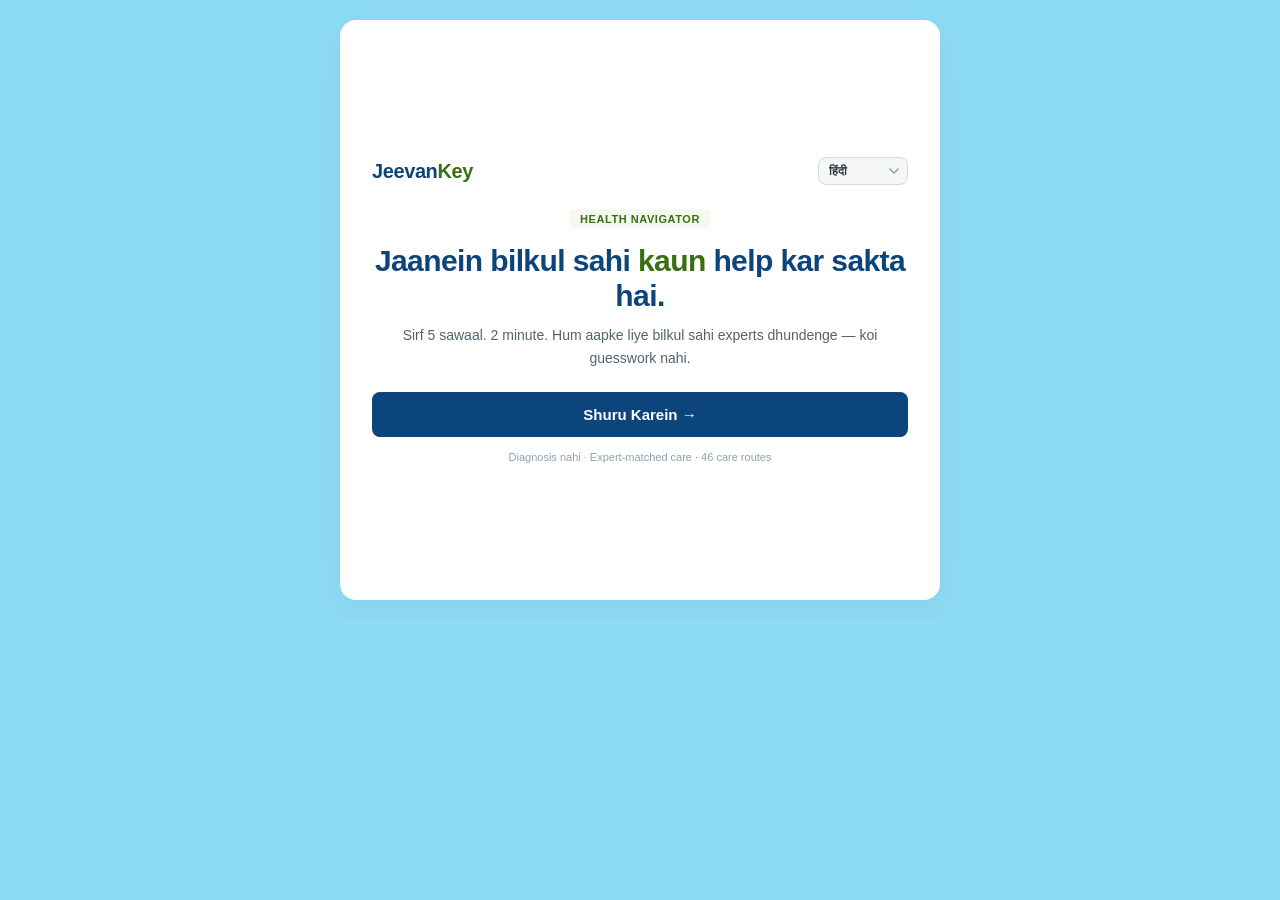
<file: index.html>
<!DOCTYPE html>
<html lang="en">
<head>
<meta charset="UTF-8">
<meta name="viewport" content="width=device-width, initial-scale=1.0">
<title>JeevanKey — Apni Care Team Dhundein</title>
<link rel="stylesheet" href="style.css">
<!-- Google tag (gtag.js) — JeevanKey Navigator GA4 -->
<script async src="https://www.googletagmanager.com/gtag/js?id=G-JQG3B09294"></script>
<script>
  window.dataLayer = window.dataLayer || [];
  function gtag(){dataLayer.push(arguments);}
  gtag('js', new Date());
  gtag('config', 'G-JQG3B09294', {
    debug_mode: false,
    send_page_view: true
  });
</script>
</head>
<body>
<div id="app">
  <div class="wrap">

    <!-- LOADING OVERLAY — shown until async data fetch completes -->
    <div id="loading-overlay">
      <div class="loading-pulse">🌿</div>
      <p class="loading-text">Loading…</p>
    </div>

    <!-- ══ WELCOME ══ -->
    <div class="screen" id="screen-welcome">
      <nav class="nav nav--welcome">
        <a class="logo" href="#">Jeevan<span>Key</span></a>
        <select class="lang-select" id="lang-select-welcome" onchange="setLang(this.value)">
          <option value="en">English</option><option value="hi">हिंदी</option>
          <option value="gu">ગુજરાતી</option><option value="mr">मराठी</option>
          <option value="bn">বাংলা</option><option value="ta">தமிழ்</option>
          <option value="te">తెలుగు</option><option value="kn">ಕನ್ನಡ</option>
          <option value="ml">മലയാളം</option>
        </select>
      </nav>
      <div class="welcome-content">
        <div class="welcome-tag" data-i18n="welcome_tag">Health Navigator</div>
        <h1 class="welcome-headline" data-i18n="welcome_headline"></h1>
        <p class="welcome-body" data-i18n="welcome_body"></p>
        <button class="start-btn" onclick="startNavigator()" data-i18n="welcome_btn">Begin →</button>
        <p class="welcome-reassure" data-i18n="welcome_reassure"></p>
      </div>
    </div>

    <!-- ══ Q0 — PARADIGM GATE ══ -->
    <div class="screen" id="screen-q0">
      <nav class="nav">
        <a class="logo" href="#">Jeevan<span>Key</span></a>
        <select class="lang-select" id="lang-select-q0" onchange="setLang(this.value)">
          <option value="en">English</option><option value="hi">हिंदी</option>
          <option value="gu">ગુજરાતી</option><option value="mr">मराठी</option>
          <option value="bn">বাংলা</option><option value="ta">தமிழ்</option>
          <option value="te">తెలుగు</option><option value="kn">ಕನ್ನಡ</option>
          <option value="ml">മലയാളം</option>
        </select>
      </nav>
      <div class="step-counter" id="q0-counter"></div>
      <div class="progress-track"><div class="progress-fill" id="q0-fill" style="width:10%"></div></div>
      <h2 class="q-text" data-i18n="q0_text"></h2>
      <div class="answers" id="q0-answers">
        <button class="answer-btn" onclick="selectQ0('allopathic')" data-val="allopathic">
          <span class="btn-icon">🏥</span>
          <span class="btn-main"><span data-i18n="q0_a1_main"></span><span class="btn-sub" data-i18n="q0_a1_sub"></span></span>
        </button>
        <button class="answer-btn" onclick="selectQ0('alternative')" data-val="alternative">
          <span class="btn-icon">🌿</span>
          <span class="btn-main"><span data-i18n="q0_a2_main"></span><span class="btn-sub" data-i18n="q0_a2_sub"></span></span>
        </button>
        <button class="answer-btn" onclick="selectQ0('open')" data-val="open">
          <span class="btn-icon">⚖️</span>
          <span class="btn-main"><span data-i18n="q0_a3_main"></span><span class="btn-sub" data-i18n="q0_a3_sub"></span></span>
        </button>
      </div>
    </div>

    <!-- ══ Q1 — PRIMARY CONCERN ══ -->
    <div class="screen" id="screen-q1">
      <nav class="nav">
        <a class="logo" href="#">Jeevan<span>Key</span></a>
        <select class="lang-select" onchange="setLang(this.value)">
          <option value="en">English</option><option value="hi">हिंदी</option>
          <option value="gu">ગુજરાતી</option><option value="mr">मराठी</option>
          <option value="bn">বাংলা</option><option value="ta">தமிழ்</option>
          <option value="te">తెలుగు</option><option value="kn">ಕನ್ನಡ</option>
          <option value="ml">മലയാളം</option>
        </select>
      </nav>
      <div class="step-counter" id="q1-counter"></div>
      <div class="progress-track"><div class="progress-fill" id="q1-fill" style="width:30%"></div></div>
      <h2 class="q-text" data-i18n="q1_text"></h2>
      <p class="q-subtext" data-i18n="q1_subtext"></p>
      <div class="answers" id="q1-answers">
        <button class="answer-btn" onclick="selectQ1('chronic')" data-val="chronic">
          <span class="btn-icon">📋</span>
          <span class="btn-main"><span data-i18n="q1_a6_main"></span><span class="btn-sub" data-i18n="q1_a6_sub"></span></span>
        </button>
        <button class="answer-btn" onclick="selectQ1('mind')" data-val="mind">
          <span class="btn-icon">🧠</span>
          <span class="btn-main"><span data-i18n="q1_a1_main"></span><span class="btn-sub" data-i18n="q1_a1_sub"></span></span>
        </button>
        <button class="answer-btn" onclick="selectQ1('gut')" data-val="gut">
          <span class="btn-icon">🌿</span>
          <span class="btn-main"><span data-i18n="q1_a2_main"></span><span class="btn-sub" data-i18n="q1_a2_sub"></span></span>
        </button>
        <button class="answer-btn" onclick="selectQ1('pain')" data-val="pain">
          <span class="btn-icon">🦴</span>
          <span class="btn-main"><span data-i18n="q1_a3_main"></span><span class="btn-sub" data-i18n="q1_a3_sub"></span></span>
        </button>
        <button class="answer-btn" onclick="selectQ1('hormonal')" data-val="hormonal">
          <span class="btn-icon">🌙</span>
          <span class="btn-main"><span data-i18n="q1_a4_main"></span><span class="btn-sub" data-i18n="q1_a4_sub"></span></span>
        </button>
        <button class="answer-btn" onclick="selectQ1('energy')" data-val="energy">
          <span class="btn-icon">⚡</span>
          <span class="btn-main"><span data-i18n="q1_a5_main"></span><span class="btn-sub" data-i18n="q1_a5_sub"></span></span>
        </button>
      </div>
    </div>

    <!-- ══ Q2 — DURATION ══ -->
    <div class="screen" id="screen-q2">
      <nav class="nav">
        <a class="logo" href="#">Jeevan<span>Key</span></a>
        <select class="lang-select" onchange="setLang(this.value)">
          <option value="en">English</option><option value="hi">हिंदी</option>
          <option value="gu">ગુજરાતી</option><option value="mr">मराठी</option>
          <option value="bn">বাংলা</option><option value="ta">தமிழ்</option>
          <option value="te">తెలుగు</option><option value="kn">ಕನ್ನಡ</option>
          <option value="ml">മലയാളം</option>
        </select>
      </nav>
      <div class="step-counter" id="q2-counter"></div>
      <div class="progress-track"><div class="progress-fill" id="q2-fill" style="width:50%"></div></div>
      <h2 class="q-text" data-i18n="q2_text"></h2>
      <div class="answers" id="q2-answers">
        <button class="answer-btn" onclick="selectQ2('acute')" data-val="acute">
          <span class="btn-icon">🌱</span>
          <span class="btn-main"><span data-i18n="q2_a1_main"></span><span class="btn-sub" data-i18n="q2_a1_sub"></span></span>
        </button>
        <button class="answer-btn" onclick="selectQ2('months')" data-val="months">
          <span class="btn-icon">📅</span>
          <span class="btn-main"><span data-i18n="q2_a2_main"></span><span class="btn-sub" data-i18n="q2_a2_sub"></span></span>
        </button>
        <button class="answer-btn" onclick="selectQ2('long')" data-val="long">
          <span class="btn-icon">⏳</span>
          <span class="btn-main"><span data-i18n="q2_a3_main"></span><span class="btn-sub" data-i18n="q2_a3_sub"></span></span>
        </button>
        <button class="answer-btn" onclick="selectQ2('recurring')" data-val="recurring">
          <span class="btn-icon">🔄</span>
          <span class="btn-main"><span data-i18n="q2_a4_main"></span><span class="btn-sub" data-i18n="q2_a4_sub"></span></span>
        </button>
      </div>
    </div>

    <!-- ══ Q3 — SECONDARY SIGNALS ══ -->
    <div class="screen" id="screen-q3">
      <nav class="nav">
        <a class="logo" href="#">Jeevan<span>Key</span></a>
        <select class="lang-select" onchange="setLang(this.value)">
          <option value="en">English</option><option value="hi">हिंदी</option>
          <option value="gu">ગુજરાતી</option><option value="mr">मराठी</option>
          <option value="bn">বাংলা</option><option value="ta">தமிழ்</option>
          <option value="te">తెలుగు</option><option value="kn">ಕನ್ನಡ</option>
          <option value="ml">മലayāḷaṁ</option>
        </select>
      </nav>
      <div class="step-counter" id="q3-counter"></div>
      <div class="progress-track"><div class="progress-fill" id="q3-fill" style="width:70%"></div></div>
      <h2 class="q-text" data-i18n="q3_text"></h2>
      <p class="multi-hint" data-i18n="q3_subtext"></p>
      <div class="answers multi-col" id="q3-answers">
        <button class="answer-btn" onclick="toggleQ3('sleep')" data-val="sleep"><span class="btn-icon">😴</span><span class="btn-main" data-i18n="q3_sleep"></span></button>
        <button class="answer-btn" onclick="toggleQ3('weight')" data-val="weight"><span class="btn-icon">⚖️</span><span class="btn-main" data-i18n="q3_weight"></span></button>
        <button class="answer-btn" onclick="toggleQ3('skin_hair')" data-val="skin_hair"><span class="btn-icon">✨</span><span class="btn-main" data-i18n="q3_skin"></span></button>
        <button class="answer-btn" onclick="toggleQ3('mood')" data-val="mood"><span class="btn-icon">🌊</span><span class="btn-main" data-i18n="q3_mood"></span></button>
        <button class="answer-btn" onclick="toggleQ3('motivation')" data-val="motivation"><span class="btn-icon">🌫️</span><span class="btn-main" data-i18n="q3_motivation"></span></button>
        <button class="answer-btn" onclick="toggleQ3('meal_fatigue')" data-val="meal_fatigue"><span class="btn-icon">🍽️</span><span class="btn-main" data-i18n="q3_meal"></span></button>
        <button class="answer-btn" onclick="toggleQ3('periods')" data-val="periods" id="q3-periods"><span class="btn-icon">🌺</span><span class="btn-main" data-i18n="q3_periods"></span></button>
        <button class="answer-btn" onclick="toggleQ3('acne')" data-val="acne"><span class="btn-icon">🔴</span><span class="btn-main" data-i18n="q3_acne"></span></button>
        <button class="answer-btn" onclick="toggleQ3('conceive')" data-val="conceive" id="q3-conceive" style="display:none"><span class="btn-icon">🌸</span><span class="btn-main" data-i18n="q3_conceive"></span></button>
        <button class="answer-btn" onclick="toggleQ3('none')" data-val="none" id="q3-none"><span class="btn-icon">✓</span><span class="btn-main" data-i18n="q3_none"></span></button>
      </div>
      <button class="continue-btn" id="q3-continue" onclick="goToQ4()" data-i18n="q3_continue">Continue →</button>
    </div>

    <!-- ══ Q4 — LIFESTYLE ══ -->
    <div class="screen" id="screen-q4">
      <nav class="nav">
        <a class="logo" href="#">Jeevan<span>Key</span></a>
        <select class="lang-select" onchange="setLang(this.value)">
          <option value="en">English</option><option value="hi">हिंदी</option>
          <option value="gu">ગુજરાતી</option><option value="mr">मराठी</option>
          <option value="bn">বাংলা</option><option value="ta">தமிழ்</option>
          <option value="te">తెలుగు</option><option value="kn">ಕನ್ನಡ</option>
          <option value="ml">മലayāḷaṁ</option>
        </select>
      </nav>
      <div class="step-counter" id="q4-counter"></div>
      <div class="progress-track"><div class="progress-fill" id="q4-fill" style="width:88%"></div></div>
      <h2 class="q-text" data-i18n="q4_text"></h2>
      <div class="answers" id="q4-answers">
        <button class="answer-btn" onclick="selectQ4('sedentary')" data-val="sedentary">
          <span class="btn-icon">💻</span>
          <span class="btn-main"><span data-i18n="q4_a1_main"></span><span class="btn-sub" data-i18n="q4_a1_sub"></span></span>
        </button>
        <button class="answer-btn" onclick="selectQ4('stressed')" data-val="stressed">
          <span class="btn-icon">🔥</span>
          <span class="btn-main"><span data-i18n="q4_a2_main"></span><span class="btn-sub" data-i18n="q4_a2_sub"></span></span>
        </button>
        <button class="answer-btn" onclick="selectQ4('sleep_issue')" data-val="sleep_issue">
          <span class="btn-icon">🌙</span>
          <span class="btn-main"><span data-i18n="q4_a3_main"></span><span class="btn-sub" data-i18n="q4_a3_sub"></span></span>
        </button>
        <button class="answer-btn" onclick="selectQ4('managing')" data-val="managing">
          <span class="btn-icon">🏥</span>
          <span class="btn-main"><span data-i18n="q4_a4_main"></span><span class="btn-sub" data-i18n="q4_a4_sub"></span></span>
        </button>
      </div>
    </div>

    <!-- ══ MATCHING ══ -->
    <div class="screen" id="screen-matching">
      <div class="matching-pulse">🔬</div>
      <h2 class="matching-title" data-i18n="matching_title"></h2>
      <p class="matching-sub" data-i18n="matching_sub"></p>
    </div>

    <!-- ══ RESULT ══ -->
    <div class="screen" id="screen-result">
      <div class="result-header">
        <p class="result-eyebrow" id="result-eyebrow"></p>
        <h2 class="result-headline" data-i18n="result_headline"></h2>
        <p class="result-sub" id="result-sub"></p>
      </div>
      <div class="alt-track-banner" id="alt-track-banner" data-i18n="alt_banner"></div>
      <div class="notice-banner notice-seniority" id="seniority-notice">
        <strong data-i18n="seniority_title"></strong> <span data-i18n="seniority_body"></span>
      </div>
      <div class="team-grid" id="team-grid"></div>
      <div class="plan-section">
        <p class="plan-label" data-i18n="plan_label"></p>
        <div class="plan-grid" id="plan-grid"></div>
      </div>
      <div class="cta-section">
        <button class="whatsapp-btn" id="whatsapp-btn" onclick="openWhatsAppRedirect()">
          <span class="btn-icon">💬</span><span id="whatsapp-text">WhatsApp pe Connect karein</span>
        </button>
        <p class="cta-note" data-i18n="cta_note"></p>
      </div>
      <div class="disclaimer" data-i18n="disclaimer"></div>
      <button class="restart-btn" onclick="restart()" data-i18n="restart">← Start over</button>
    </div>

  </div>
</div>
<script src="engine.js"></script>
</body>
</html>
</file>
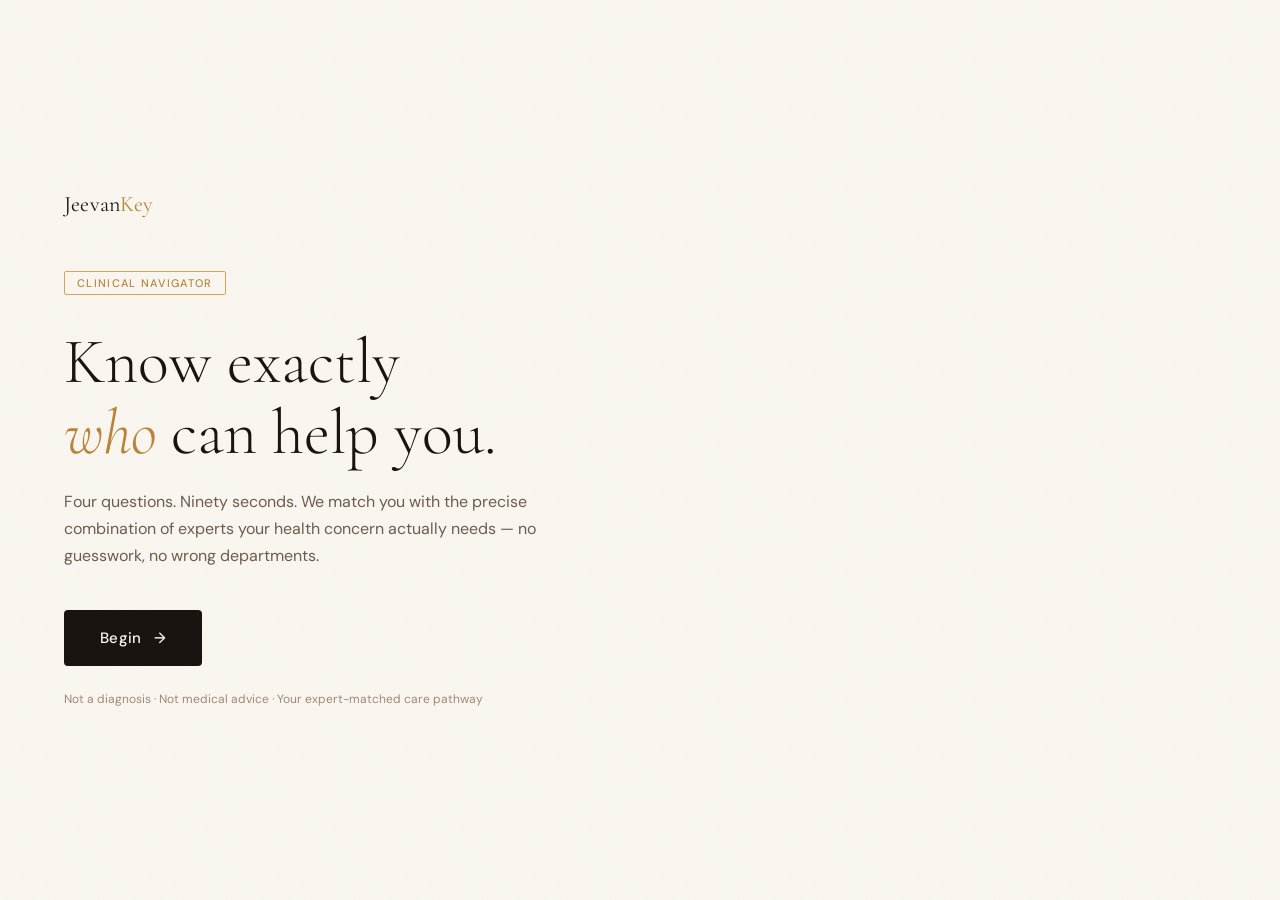
<file: jeevankey-navigator.html>
<!DOCTYPE html>
<html lang="en">
<head>
<meta charset="UTF-8">
<meta name="viewport" content="width=device-width, initial-scale=1.0">
<title>JeevanKey — Find Your Care Team</title>
<link rel="preconnect" href="https://fonts.googleapis.com">
<link rel="preconnect" href="https://fonts.gstatic.com" crossorigin>
<link href="https://fonts.googleapis.com/css2?family=Cormorant+Garamond:ital,wght@0,300;0,400;0,500;1,300;1,400&family=DM+Sans:wght@300;400;500&display=swap" rel="stylesheet">

<style>
  :root {
    --ink:       #1a1410;
    --ink-2:     #3d3228;
    --ink-3:     #6b5c4e;
    --ink-4:     #a08878;
    --parchment: #faf6f0;
    --warm-1:    #f5ede0;
    --warm-2:    #e8d5bc;
    --warm-3:    #c9a882;
    --gold:      #b8843a;
    --gold-lt:   #d4a55c;
    --teal:      #2d6b6b;
    --teal-lt:   #4a9090;
    --danger:    #8b2e2e;
    --serif:     'Cormorant Garamond', Georgia, serif;
    --sans:      'DM Sans', system-ui, sans-serif;
    --ease-out-expo: cubic-bezier(0.16, 1, 0.3, 1);
    --ease-in-out:   cubic-bezier(0.4, 0, 0.2, 1);
  }

  *, *::before, *::after { box-sizing: border-box; margin: 0; padding: 0; }

  html, body {
    height: 100%;
    font-family: var(--sans);
    background: var(--parchment);
    color: var(--ink);
    overflow: hidden;
  }

  /* ── Grain overlay ── */
  body::before {
    content: '';
    position: fixed; inset: 0; z-index: 0;
    pointer-events: none;
    opacity: .032;
    background-image: url("data:image/svg+xml,%3Csvg viewBox='0 0 256 256' xmlns='http://www.w3.org/2000/svg'%3E%3Cfilter id='n'%3E%3CfeTurbulence type='fractalNoise' baseFrequency='0.9' numOctaves='4' stitchTiles='stitch'/%3E%3C/filter%3E%3Crect width='100%25' height='100%25' filter='url(%23n)'/%3E%3C/svg%3E");
    background-size: 128px;
  }

  /* ── Screens ── */
  #app {
    position: fixed; inset: 0; z-index: 1;
    display: flex; flex-direction: column;
  }

  .screen {
    position: absolute; inset: 0;
    display: flex; flex-direction: column;
    padding: clamp(24px, 5vw, 64px);
    opacity: 0;
    transform: translateY(28px);
    pointer-events: none;
    transition: opacity .55s var(--ease-out-expo), transform .55s var(--ease-out-expo);
    overflow-y: auto;
  }
  .screen.active {
    opacity: 1; transform: translateY(0); pointer-events: all;
  }
  .screen.exit {
    opacity: 0; transform: translateY(-20px);
    pointer-events: none;
    transition: opacity .3s var(--ease-in-out), transform .3s var(--ease-in-out);
  }

  /* ── Header ── */
  .nav {
    display: flex; align-items: center; justify-content: space-between;
    margin-bottom: clamp(32px, 6vh, 80px);
    flex-shrink: 0;
  }
  .logo {
    font-family: var(--serif);
    font-size: 22px; font-weight: 400; letter-spacing: .01em;
    color: var(--ink); text-decoration: none;
  }
  .logo span { color: var(--gold); }

  /* Progress dots */
  .progress {
    display: flex; gap: 6px; align-items: center;
  }
  .dot {
    width: 6px; height: 6px; border-radius: 50%;
    background: var(--warm-2);
    transition: all .4s var(--ease-out-expo);
  }
  .dot.done { background: var(--gold); width: 18px; border-radius: 3px; }
  .dot.active { background: var(--ink); transform: scale(1.2); }

  /* ── Question screens ── */
  .q-label {
    font-family: var(--sans);
    font-size: 11px; font-weight: 500; letter-spacing: .12em;
    text-transform: uppercase; color: var(--gold);
    margin-bottom: 16px;
  }
  .q-text {
    font-family: var(--serif);
    font-size: clamp(28px, 4.5vw, 52px);
    font-weight: 300; line-height: 1.18;
    color: var(--ink);
    margin-bottom: clamp(28px, 5vh, 56px);
    max-width: 680px;
  }
  .q-text em { font-style: italic; color: var(--ink-2); }

  /* ── Answer buttons ── */
  .answers {
    display: flex; flex-direction: column; gap: 10px;
    max-width: 640px;
  }
  .answers.multi-col {
    display: grid;
    grid-template-columns: repeat(auto-fill, minmax(220px, 1fr));
    gap: 10px;
  }

  .answer-btn {
    display: flex; align-items: center; gap: 14px;
    padding: 16px 20px;
    background: transparent;
    border: 1px solid var(--warm-2);
    border-radius: 4px;
    cursor: pointer;
    text-align: left;
    font-family: var(--sans);
    font-size: 14px; font-weight: 400;
    color: var(--ink-2);
    line-height: 1.45;
    transition: all .22s var(--ease-out-expo);
    position: relative;
    overflow: hidden;
    animation: fadeUp .4s var(--ease-out-expo) both;
  }
  .answer-btn::before {
    content: '';
    position: absolute; left: 0; top: 0; bottom: 0; width: 2px;
    background: var(--gold);
    transform: scaleY(0);
    transition: transform .22s var(--ease-out-expo);
    transform-origin: bottom;
  }
  .answer-btn:hover {
    border-color: var(--gold-lt);
    background: var(--warm-1);
    color: var(--ink);
    transform: translateX(3px);
  }
  .answer-btn:hover::before { transform: scaleY(1); }
  .answer-btn.selected {
    border-color: var(--gold);
    background: var(--warm-1);
    color: var(--ink);
  }
  .answer-btn.selected::before { transform: scaleY(1); }

  /* Stagger answers */
  .answer-btn:nth-child(1) { animation-delay: .05s; }
  .answer-btn:nth-child(2) { animation-delay: .10s; }
  .answer-btn:nth-child(3) { animation-delay: .15s; }
  .answer-btn:nth-child(4) { animation-delay: .20s; }
  .answer-btn:nth-child(5) { animation-delay: .25s; }
  .answer-btn:nth-child(6) { animation-delay: .30s; }
  .answer-btn:nth-child(7) { animation-delay: .35s; }
  .answer-btn:nth-child(8) { animation-delay: .40s; }
  .answer-btn:nth-child(9) { animation-delay: .45s; }

  .btn-icon {
    width: 32px; height: 32px; border-radius: 50%;
    background: var(--warm-2); flex-shrink: 0;
    display: flex; align-items: center; justify-content: center;
    font-size: 15px;
    transition: background .22s;
  }
  .answer-btn:hover .btn-icon,
  .answer-btn.selected .btn-icon { background: var(--gold-lt); }

  /* Multi-select hint */
  .multi-hint {
    font-size: 12px; color: var(--ink-4);
    margin-bottom: 16px;
    font-style: italic;
  }

  /* Continue btn (for multi-select Q3) */
  .continue-btn {
    margin-top: 20px;
    display: inline-flex; align-items: center; gap: 10px;
    padding: 14px 28px;
    background: var(--ink);
    color: var(--parchment);
    border: none; border-radius: 4px;
    font-family: var(--sans); font-size: 14px; font-weight: 500;
    cursor: pointer; letter-spacing: .02em;
    transition: all .22s var(--ease-out-expo);
    opacity: 0; pointer-events: none;
  }
  .continue-btn.visible { opacity: 1; pointer-events: all; }
  .continue-btn:hover { background: var(--ink-2); transform: translateY(-1px); }
  .continue-btn svg { transition: transform .22s; }
  .continue-btn:hover svg { transform: translateX(3px); }

  /* ── Matching screen ── */
  #screen-matching {
    align-items: center; justify-content: center;
    background: var(--ink);
  }
  .matching-inner { text-align: center; max-width: 480px; }
  .matching-pulse {
    width: 72px; height: 72px; border-radius: 50%;
    background: var(--gold);
    margin: 0 auto 40px;
    position: relative;
  }
  .matching-pulse::before, .matching-pulse::after {
    content: '';
    position: absolute; inset: -12px;
    border-radius: 50%;
    border: 1px solid var(--gold);
    opacity: 0;
    animation: pulse-ring 2s var(--ease-out-expo) infinite;
  }
  .matching-pulse::after { animation-delay: .7s; }
  @keyframes pulse-ring {
    0%   { inset: -4px; opacity: .6; }
    100% { inset: -28px; opacity: 0; }
  }
  .matching-pulse-inner {
    position: absolute; inset: 0;
    display: flex; align-items: center; justify-content: center;
    font-size: 28px;
  }
  .matching-title {
    font-family: var(--serif);
    font-size: clamp(28px, 3.5vw, 44px);
    font-weight: 300; color: var(--parchment);
    margin-bottom: 16px; line-height: 1.2;
  }
  .matching-sub {
    font-size: 14px; color: var(--ink-4); line-height: 1.6;
  }
  .matching-dots {
    display: flex; gap: 6px; justify-content: center; margin-top: 32px;
  }
  .matching-dots span {
    width: 6px; height: 6px; border-radius: 50%; background: var(--gold);
    animation: blink 1.2s ease-in-out infinite;
  }
  .matching-dots span:nth-child(2) { animation-delay: .2s; }
  .matching-dots span:nth-child(3) { animation-delay: .4s; }
  @keyframes blink { 0%,80%,100%{ opacity:.2 } 40%{ opacity:1 } }

  /* ── Result screen ── */
  #screen-result { overflow-y: auto; }

  .result-header {
    margin-bottom: clamp(24px, 4vh, 48px);
    max-width: 680px;
  }
  .result-eyebrow {
    font-size: 11px; font-weight: 500; letter-spacing: .12em;
    text-transform: uppercase; color: var(--teal);
    margin-bottom: 12px;
  }
  .result-headline {
    font-family: var(--serif);
    font-size: clamp(30px, 4vw, 50px);
    font-weight: 300; line-height: 1.15;
    color: var(--ink); margin-bottom: 14px;
  }
  .result-sub {
    font-size: 15px; color: var(--ink-3); line-height: 1.65;
    max-width: 560px;
  }

  /* Team cards */
  .team-grid {
    display: flex; flex-direction: column; gap: 10px;
    margin-bottom: 32px; max-width: 680px;
  }

  .team-card {
    border: 1px solid var(--warm-2);
    border-radius: 6px;
    overflow: hidden;
    animation: fadeUp .5s var(--ease-out-expo) both;
  }
  .team-card:nth-child(1) { animation-delay: .1s; }
  .team-card:nth-child(2) { animation-delay: .2s; }
  .team-card:nth-child(3) { animation-delay: .3s; }
  .team-card:nth-child(4) { animation-delay: .4s; }

  .team-card-header {
    display: flex; align-items: center; gap: 14px;
    padding: 16px 20px;
    background: var(--warm-1);
    cursor: pointer;
    transition: background .2s;
  }
  .team-card-header:hover { background: var(--warm-2); }

  .team-role-badge {
    font-size: 10px; font-weight: 500; letter-spacing: .1em;
    text-transform: uppercase; padding: 3px 10px;
    border-radius: 2px; white-space: nowrap;
  }
  .badge-anchor  { background: var(--ink); color: var(--parchment); }
  .badge-driver  { background: var(--teal); color: #fff; }
  .badge-accel   { background: var(--warm-2); color: var(--ink-2); }
  .badge-compliance { background: var(--warm-2); color: var(--ink-2); }

  .team-expert-name {
    font-family: var(--serif);
    font-size: 20px; font-weight: 400; color: var(--ink);
    flex: 1;
  }
  .team-card-chevron {
    color: var(--ink-4); font-size: 18px;
    transition: transform .3s var(--ease-out-expo);
  }
  .team-card.open .team-card-chevron { transform: rotate(180deg); }

  .team-card-body {
    max-height: 0; overflow: hidden;
    transition: max-height .45s var(--ease-out-expo);
    background: var(--parchment);
    border-top: 1px solid var(--warm-2);
  }
  .team-card.open .team-card-body { max-height: 300px; }
  .team-card-body-inner {
    padding: 16px 20px;
    font-size: 14px; line-height: 1.7; color: var(--ink-3);
  }

  /* Phase notice */
  .phase-notice {
    background: var(--warm-1); border: 1px solid var(--warm-2);
    border-left: 3px solid var(--gold);
    border-radius: 4px; padding: 14px 18px;
    margin-bottom: 28px; max-width: 680px;
    font-size: 13px; color: var(--ink-2); line-height: 1.65;
  }
  .phase-notice strong { color: var(--ink); font-weight: 500; }

  /* Plan picker */
  .plan-section { max-width: 680px; margin-bottom: 32px; }
  .plan-label {
    font-size: 11px; font-weight: 500; letter-spacing: .1em;
    text-transform: uppercase; color: var(--ink-4);
    margin-bottom: 14px;
  }
  .plan-grid {
    display: grid;
    grid-template-columns: repeat(auto-fill, minmax(140px, 1fr));
    gap: 8px;
  }
  .plan-card {
    border: 1px solid var(--warm-2); border-radius: 4px;
    padding: 14px 16px; cursor: pointer;
    transition: all .22s var(--ease-out-expo);
    position: relative;
  }
  .plan-card:hover { border-color: var(--gold-lt); background: var(--warm-1); }
  .plan-card.selected { border-color: var(--gold); background: var(--warm-1); }
  .plan-card.featured { border-color: var(--teal-lt); }
  .plan-popular {
    position: absolute; top: -8px; left: 50%; transform: translateX(-50%);
    background: var(--teal); color: #fff;
    font-size: 9px; font-weight: 500; letter-spacing: .08em;
    text-transform: uppercase; padding: 2px 8px; border-radius: 2px;
    white-space: nowrap;
  }
  .plan-name {
    font-family: var(--serif); font-size: 18px; font-weight: 400;
    color: var(--ink); margin-bottom: 4px;
  }
  .plan-price {
    font-size: 13px; font-weight: 500; color: var(--gold);
    margin-bottom: 6px;
  }
  .plan-experts {
    font-size: 11px; color: var(--ink-4);
  }

  /* CTA */
  .cta-section { max-width: 680px; }
  .whatsapp-btn {
    display: inline-flex; align-items: center; gap: 12px;
    padding: 18px 32px;
    background: var(--teal); color: #fff;
    border: none; border-radius: 4px;
    font-family: var(--sans); font-size: 15px; font-weight: 500;
    cursor: pointer; text-decoration: none;
    transition: all .22s var(--ease-out-expo);
    letter-spacing: .01em;
  }
  .whatsapp-btn:hover { background: var(--teal-lt); transform: translateY(-2px); }
  .whatsapp-icon { font-size: 20px; }
  .cta-note {
    font-size: 12px; color: var(--ink-4);
    margin-top: 12px; line-height: 1.6;
  }

  /* Disclaimer */
  .disclaimer {
    margin-top: 32px; padding-top: 24px;
    border-top: 1px solid var(--warm-2);
    font-size: 11px; color: var(--ink-4); line-height: 1.7;
    max-width: 680px;
  }

  /* Restart */
  .restart-btn {
    background: none; border: none; cursor: pointer;
    font-family: var(--sans); font-size: 12px;
    color: var(--ink-4); letter-spacing: .05em;
    text-transform: uppercase; padding: 6px 0;
    text-decoration: underline; text-underline-offset: 3px;
    margin-top: 16px; display: block;
    transition: color .2s;
  }
  .restart-btn:hover { color: var(--ink-3); }

  /* Welcome screen */
  #screen-welcome {
    justify-content: center;
  }
  .welcome-inner { max-width: 600px; }
  .welcome-tag {
    display: inline-block;
    font-size: 11px; font-weight: 500; letter-spacing: .12em;
    text-transform: uppercase; color: var(--gold);
    border: 1px solid var(--gold-lt); border-radius: 2px;
    padding: 4px 12px; margin-bottom: 32px;
  }
  .welcome-headline {
    font-family: var(--serif);
    font-size: clamp(36px, 5.5vw, 64px);
    font-weight: 300; line-height: 1.1;
    color: var(--ink); margin-bottom: 20px;
  }
  .welcome-headline em { font-style: italic; color: var(--gold); }
  .welcome-body {
    font-size: 16px; color: var(--ink-3);
    line-height: 1.7; margin-bottom: 40px; max-width: 480px;
  }
  .start-btn {
    display: inline-flex; align-items: center; gap: 12px;
    padding: 18px 36px;
    background: var(--ink); color: var(--parchment);
    border: none; border-radius: 4px;
    font-family: var(--sans); font-size: 15px; font-weight: 500;
    cursor: pointer; letter-spacing: .02em;
    transition: all .22s var(--ease-out-expo);
  }
  .start-btn:hover { background: var(--ink-2); transform: translateY(-2px); }
  .start-btn-arrow { transition: transform .22s; }
  .start-btn:hover .start-btn-arrow { transform: translateX(4px); }
  .welcome-reassure {
    margin-top: 24px;
    font-size: 12px; color: var(--ink-4); line-height: 1.6;
  }

  /* Keyframes */
  @keyframes fadeUp {
    from { opacity: 0; transform: translateY(16px); }
    to   { opacity: 1; transform: translateY(0); }
  }

  /* Responsive */
  @media (max-width: 600px) {
    .answers.multi-col { grid-template-columns: 1fr; }
    .plan-grid { grid-template-columns: repeat(2, 1fr); }
  }
</style>
</head>
<body>

<div id="app">

  <!-- ══ WELCOME ══ -->
  <div class="screen active" id="screen-welcome">
    <nav class="nav">
      <a class="logo" href="#">Jeevan<span>Key</span></a>
    </nav>
    <div class="welcome-inner">
      <div class="welcome-tag">Clinical Navigator</div>
      <h1 class="welcome-headline">
        Know exactly<br><em>who</em> can help you.
      </h1>
      <p class="welcome-body">
        Four questions. Ninety seconds. We match you with the precise combination of experts your health concern actually needs — no guesswork, no wrong departments.
      </p>
      <button class="start-btn" onclick="startNavigator()">
        Begin
        <span class="start-btn-arrow">→</span>
      </button>
      <p class="welcome-reassure">
        Not a diagnosis · Not medical advice · Your expert-matched care pathway
      </p>
    </div>
  </div>

  <!-- ══ Q1 ══ -->
  <div class="screen" id="screen-q1">
    <nav class="nav">
      <a class="logo" href="#">Jeevan<span>Key</span></a>
      <div class="progress" id="progress-q1">
        <div class="dot active"></div>
        <div class="dot"></div>
        <div class="dot"></div>
        <div class="dot"></div>
      </div>
    </nav>
    <p class="q-label">Question 1 of 4</p>
    <h2 class="q-text">What's been bothering you <em>the most</em>?</h2>
    <div class="answers" id="q1-answers">
      <button class="answer-btn" onclick="selectQ1('mind')" data-val="mind">
        <span class="btn-icon">🧠</span>
        <span>My mind won't stop — anxiety, stress, low mood, burnout</span>
      </button>
      <button class="answer-btn" onclick="selectQ1('gut')" data-val="gut">
        <span class="btn-icon">🌿</span>
        <span>My digestion is a mess — bloating, reflux, weight, gut</span>
      </button>
      <button class="answer-btn" onclick="selectQ1('pain')" data-val="pain">
        <span class="btn-icon">🦴</span>
        <span>My body aches — back pain, joints, posture, sciatica</span>
      </button>
      <button class="answer-btn" onclick="selectQ1('hormonal')" data-val="hormonal">
        <span class="btn-icon">🌙</span>
        <span>My hormones feel off — periods, skin, hair, PCOD</span>
      </button>
      <button class="answer-btn" onclick="selectQ1('energy')" data-val="energy">
        <span class="btn-icon">⚡</span>
        <span>Low energy all the time — fatigue, sluggish, can't recover</span>
      </button>
      <button class="answer-btn" onclick="selectQ1('chronic')" data-val="chronic">
        <span class="btn-icon">📋</span>
        <span>Managing a long-term condition — diabetes, BP, thyroid</span>
      </button>
    </div>
  </div>

  <!-- ══ Q2 ══ -->
  <div class="screen" id="screen-q2">
    <nav class="nav">
      <a class="logo" href="#">Jeevan<span>Key</span></a>
      <div class="progress" id="progress-q2">
        <div class="dot done"></div>
        <div class="dot active"></div>
        <div class="dot"></div>
        <div class="dot"></div>
      </div>
    </nav>
    <p class="q-label">Question 2 of 4</p>
    <h2 class="q-text">How long has this been <em>part of your life</em>?</h2>
    <div class="answers" id="q2-answers">
      <button class="answer-btn" onclick="selectQ2('acute')" data-val="acute">
        <span class="btn-icon">🌱</span>
        <span>Just started — under a month</span>
      </button>
      <button class="answer-btn" onclick="selectQ2('months')" data-val="months">
        <span class="btn-icon">📅</span>
        <span>A few months now</span>
      </button>
      <button class="answer-btn" onclick="selectQ2('long')" data-val="long">
        <span class="btn-icon">⏳</span>
        <span>More than six months</span>
      </button>
      <button class="answer-btn" onclick="selectQ2('recurring')" data-val="recurring">
        <span class="btn-icon">🔄</span>
        <span>It comes and goes — years sometimes</span>
      </button>
    </div>
  </div>

  <!-- ══ Q3 ══ -->
  <div class="screen" id="screen-q3">
    <nav class="nav">
      <a class="logo" href="#">Jeevan<span>Key</span></a>
      <div class="progress" id="progress-q3">
        <div class="dot done"></div>
        <div class="dot done"></div>
        <div class="dot active"></div>
        <div class="dot"></div>
      </div>
    </nav>
    <p class="q-label">Question 3 of 4</p>
    <h2 class="q-text">Anything else showing up <em>alongside</em> it?</h2>
    <p class="multi-hint">Tap everything that applies — then continue</p>
    <div class="answers multi-col" id="q3-answers">
      <button class="answer-btn" onclick="toggleQ3('sleep')" data-val="sleep">
        <span class="btn-icon">😴</span>Sleep problems
      </button>
      <button class="answer-btn" onclick="toggleQ3('weight')" data-val="weight">
        <span class="btn-icon">⚖️</span>Weight changes
      </button>
      <button class="answer-btn" onclick="toggleQ3('skin_hair')" data-val="skin_hair">
        <span class="btn-icon">✨</span>Skin or hair changes
      </button>
      <button class="answer-btn" onclick="toggleQ3('mood')" data-val="mood">
        <span class="btn-icon">🌊</span>Mood swings
      </button>
      <button class="answer-btn" onclick="toggleQ3('motivation')" data-val="motivation">
        <span class="btn-icon">🌫️</span>Low motivation
      </button>
      <button class="answer-btn" onclick="toggleQ3('meal_fatigue')" data-val="meal_fatigue">
        <span class="btn-icon">🍽️</span>Fatigue after eating
      </button>
      <button class="answer-btn" onclick="toggleQ3('periods')" data-val="periods">
        <span class="btn-icon">🌺</span>Irregular periods
      </button>
      <button class="answer-btn" onclick="toggleQ3('acne')" data-val="acne">
        <span class="btn-icon">🔴</span>Acne or breakouts
      </button>
      <button class="answer-btn" onclick="toggleQ3('none')" data-val="none" id="q3-none">
        <span class="btn-icon">✓</span>None of the above
      </button>
    </div>
    <button class="continue-btn" id="q3-continue" onclick="goToQ4()">
      Continue
      <svg width="16" height="16" viewBox="0 0 16 16" fill="none">
        <path d="M3 8h10M9 4l4 4-4 4" stroke="currentColor" stroke-width="1.5" stroke-linecap="round" stroke-linejoin="round"/>
      </svg>
    </button>
  </div>

  <!-- ══ Q4 ══ -->
  <div class="screen" id="screen-q4">
    <nav class="nav">
      <a class="logo" href="#">Jeevan<span>Key</span></a>
      <div class="progress" id="progress-q4">
        <div class="dot done"></div>
        <div class="dot done"></div>
        <div class="dot done"></div>
        <div class="dot active"></div>
      </div>
    </nav>
    <p class="q-label">Question 4 of 4</p>
    <h2 class="q-text">How would you describe your <em>daily life</em> right now?</h2>
    <div class="answers" id="q4-answers">
      <button class="answer-btn" onclick="selectQ4('sedentary')" data-val="sedentary">
        <span class="btn-icon">💻</span>
        <span>Mostly desk-bound — low movement, long hours</span>
      </button>
      <button class="answer-btn" onclick="selectQ4('stressed')" data-val="stressed">
        <span class="btn-icon">🔥</span>
        <span>Active but running on stress — always on</span>
      </button>
      <button class="answer-btn" onclick="selectQ4('sleep_issue')" data-val="sleep_issue">
        <span class="btn-icon">🌙</span>
        <span>Sleep is my biggest problem right now</span>
      </button>
      <button class="answer-btn" onclick="selectQ4('managing')" data-val="managing">
        <span class="btn-icon">🏥</span>
        <span>Managing an ongoing health condition day to day</span>
      </button>
    </div>
  </div>

  <!-- ══ MATCHING ══ -->
  <div class="screen" id="screen-matching">
    <div class="matching-inner">
      <div class="matching-pulse">
        <div class="matching-pulse-inner">🔬</div>
      </div>
      <h2 class="matching-title">Reading your concern profile…</h2>
      <p class="matching-sub">We're matching you with the expert team best suited to your situation.</p>
      <div class="matching-dots">
        <span></span><span></span><span></span>
      </div>
    </div>
  </div>

  <!-- ══ RESULT ══ -->
  <div class="screen" id="screen-result">
    <nav class="nav">
      <a class="logo" href="#">Jeevan<span>Key</span></a>
    </nav>

    <div class="result-header">
      <p class="result-eyebrow" id="result-eyebrow">Your Optimised Care Pathway</p>
      <h2 class="result-headline" id="result-headline">Your team is ready.</h2>
      <p class="result-sub" id="result-sub"></p>
    </div>

    <div class="team-grid" id="team-grid"></div>

    <div class="phase-notice" id="phase-notice" style="display:none"></div>

    <div class="plan-section">
      <p class="plan-label">Choose your plan</p>
      <div class="plan-grid" id="plan-grid"></div>
    </div>

    <div class="cta-section">
      <a href="#" class="whatsapp-btn" id="whatsapp-btn" target="_blank">
        <span class="whatsapp-icon">💬</span>
        <span id="whatsapp-text">Connect on WhatsApp</span>
      </a>
      <p class="cta-note">Your JeevanKey Coordinator will confirm your team within 2 hours.</p>
    </div>

    <div class="disclaimer">
      This is a care pathway recommendation based on the health concerns you described. It is not a medical diagnosis or prescription. Your Diagnostic Anchor will establish your clinical picture before any intervention begins. JeevanKey operates as a guided navigation service — we help you find the right expert, not replace one.
    </div>

    <button class="restart-btn" onclick="restart()">← Start over</button>
  </div>

</div><!-- /app -->

<script>
/* ══════════════════════════════════════════
   STATE
══════════════════════════════════════════ */
const state = {
  q1: null,   // primary cluster
  q2: null,   // duration
  q3: [],     // secondary signals
  q4: null,   // lifestyle
  selectedPlan: null
};

/* ══════════════════════════════════════════
   NAVIGATION
══════════════════════════════════════════ */
function showScreen(id) {
  document.querySelectorAll('.screen').forEach(s => {
    if (s.classList.contains('active')) {
      s.classList.add('exit');
      setTimeout(() => s.classList.remove('active', 'exit'), 350);
    }
  });
  setTimeout(() => {
    const target = document.getElementById('screen-' + id);
    target.classList.add('active');
    target.scrollTop = 0;
  }, 120);
}

function startNavigator() { showScreen('q1'); }

/* ══════════════════════════════════════════
   Q1 — primary cluster
══════════════════════════════════════════ */
function selectQ1(val) {
  state.q1 = val;
  highlightSelected('q1-answers', val);
  setTimeout(() => showScreen('q2'), 280);
}

/* ══════════════════════════════════════════
   Q2 — duration
══════════════════════════════════════════ */
function selectQ2(val) {
  state.q2 = val;
  highlightSelected('q2-answers', val);
  setTimeout(() => showScreen('q3'), 280);
}

/* ══════════════════════════════════════════
   Q3 — secondary signals (multi-select)
══════════════════════════════════════════ */
function toggleQ3(val) {
  const btn = document.querySelector(`#q3-answers [data-val="${val}"]`);
  const noneBtn = document.getElementById('q3-none');

  if (val === 'none') {
    // Clear all others
    state.q3 = [];
    document.querySelectorAll('#q3-answers .answer-btn').forEach(b => b.classList.remove('selected'));
    btn.classList.add('selected');
    state.q3 = ['none'];
  } else {
    // Deselect "none" if it was selected
    noneBtn.classList.remove('selected');
    state.q3 = state.q3.filter(v => v !== 'none');

    if (state.q3.includes(val)) {
      state.q3 = state.q3.filter(v => v !== val);
      btn.classList.remove('selected');
    } else {
      state.q3.push(val);
      btn.classList.add('selected');
    }
  }

  // Show continue button once at least one is selected
  const continueBtn = document.getElementById('q3-continue');
  if (state.q3.length > 0) {
    continueBtn.classList.add('visible');
  } else {
    continueBtn.classList.remove('visible');
  }
}

function goToQ4() {
  if (state.q3.length === 0) return;
  showScreen('q4');
}

/* ══════════════════════════════════════════
   Q4 — lifestyle
══════════════════════════════════════════ */
function selectQ4(val) {
  state.q4 = val;
  highlightSelected('q4-answers', val);
  setTimeout(() => {
    showScreen('matching');
    setTimeout(() => computeResult(), 2400);
  }, 280);
}

/* ══════════════════════════════════════════
   HELPERS
══════════════════════════════════════════ */
function highlightSelected(containerId, val) {
  document.querySelectorAll(`#${containerId} .answer-btn`).forEach(b => {
    b.classList.toggle('selected', b.dataset.val === val);
  });
}

function hasSignal(...vals) {
  return vals.some(v => state.q3.includes(v));
}

/* ══════════════════════════════════════════
   ROUTING ENGINE
   Maps state → team profile
══════════════════════════════════════════ */
const PROFILES = {

  hormonal: {
    id: 'hormonal',
    eyebrow: 'Hormonal — Dynamic Care Pathway',
    headline: 'Your team is built around your hormonal pattern.',
    sub: 'Your concern profile points toward a hormonal-stress cluster. We\'ve assembled a team where clinical confirmation comes first — then targeted therapeutic work on the root mechanism.',
    team: [
      {
        role: 'Diagnostic Anchor',
        badge: 'badge-anchor',
        name: 'Gynaecologist / Endocrinologist',
        detail: 'Establishes your clinical baseline — hormonal panel (LH/FSH, fasting insulin, androgen profile), pelvic ultrasound if indicated. Your medical foundation before any intervention begins.'
      },
      {
        role: 'Active Treatment Lead',
        badge: 'badge-driver',
        name: 'Psychotherapist',
        detail: 'Your cortisol levels are directly amplifying your hormonal imbalance — this is a well-documented physiological loop in PCOD. Reducing nervous system load produces measurable hormonal shifts within 60–90 days. This is where active recovery happens.'
      },
      {
        role: 'Accelerator',
        badge: 'badge-accel',
        name: 'Dietician',
        detail: 'Low-GI, anti-inflammatory meal plan targeting insulin resistance — the metabolic component of hormonal imbalance. Works in parallel with your psychotherapist\'s protocol.'
      },
      {
        role: 'Compliance Anchor',
        badge: 'badge-compliance',
        name: 'Yoga & Breathwork Specialist',
        detail: 'Pelvic-opening and parasympathetic activation protocols. Breathwork specifically designed for cycle regulation and cortisol modulation.'
      }
    ],
    multiphase: true,
    phaseNotice: '<strong>This is a Dynamic Care Pathway.</strong> At your 60-day review, if stress markers improve but physical symptoms persist, your Gynaecologist moves into the Active Treatment Lead role. Your JeevanKey Coordinator tracks this transition for you — you don\'t have to manage it.',
    planFloor: 'Premium',
    waCopy: 'Hi, I\'ve just completed the JeevanKey navigator. My profile is: Hormonal cluster. I\'d like to know more about getting started.'
  },

  mind: {
    id: 'mind',
    eyebrow: 'Mental wellness pathway',
    headline: 'Your team is led by the right kind of expert.',
    sub: 'Your concern profile points toward a stress and mood cluster. We\'ve assembled a team that addresses both the clinical picture and the root behavioural-neurological mechanism.',
    team: [
      {
        role: 'Diagnostic Anchor',
        badge: 'badge-anchor',
        name: 'MBBS Doctor',
        detail: 'Rules out any physiological drivers — thyroid, hormonal, nutritional deficiency — that can present as mood or anxiety symptoms. Medication review if applicable.'
      },
      {
        role: 'Active Treatment Lead',
        badge: 'badge-driver',
        name: 'Psychotherapist',
        detail: 'Structured therapeutic work on the stress and mood pattern. Evidence-based approaches for anxiety, low mood, burnout, and nervous system dysregulation. Monthly structured check-in plus async support.'
      },
      {
        role: 'Accelerator',
        badge: 'badge-accel',
        name: 'Dietician',
        detail: 'Mood-food connection is biochemically real. Gut-brain axis nutrition, energy stabilisation, and anti-inflammatory eating to support the therapeutic work.'
      }
    ],
    multiphase: false,
    phaseNotice: null,
    planFloor: 'Essential',
    waCopy: 'Hi, I\'ve just completed the JeevanKey navigator. My profile is: Stress and mental wellness cluster. I\'d like to know more about getting started.'
  },

  gut: {
    id: 'gut',
    eyebrow: 'Metabolic & gut pathway',
    headline: 'Your team is built around your gut and metabolic pattern.',
    sub: 'Your concern profile points toward a gut-metabolic cluster. Nutrition leads the recovery — clinical oversight keeps it precise.',
    team: [
      {
        role: 'Diagnostic Anchor',
        badge: 'badge-anchor',
        name: 'MBBS Doctor',
        detail: 'Rules out structural causes — CBC, thyroid, liver panel, gut markers. Identifies whether this is functional (diet-fixable) or needs further specialist referral.'
      },
      {
        role: 'Active Treatment Lead',
        badge: 'badge-driver',
        name: 'Dietician',
        detail: 'Gut-specific elimination and repair protocol. Identifies food triggers, builds a personalised plan targeting bloating, weight, and energy through nutrition science.'
      },
      {
        role: 'Compliance Anchor',
        badge: 'badge-compliance',
        name: 'Yoga & Breathwork Specialist',
        detail: 'Low-impact movement protocols that support gut motility, digestion rhythm, and energy. Particularly valuable for sedentary profiles.'
      }
    ],
    multiphase: false,
    phaseNotice: null,
    planFloor: 'Essential',
    waCopy: 'Hi, I\'ve just completed the JeevanKey navigator. My profile is: Gut and metabolic cluster. I\'d like to know more about getting started.'
  },

  movement: {
    id: 'movement',
    eyebrow: 'Musculoskeletal pathway',
    headline: 'Your team is built around movement and recovery.',
    sub: 'Your concern profile points toward a musculoskeletal cluster. Structural rehab leads — with support for the pain-stress relationship that most patients don\'t realise is real.',
    team: [
      {
        role: 'Diagnostic Anchor',
        badge: 'badge-anchor',
        name: 'MBBS Doctor',
        detail: 'Assesses nerve involvement, inflammation markers, red flags. Determines whether imaging is needed before rehab begins.'
      },
      {
        role: 'Active Treatment Lead',
        badge: 'badge-driver',
        name: 'Physiotherapist',
        detail: 'Targeted structural rehab — postural correction, core strengthening, nerve decompression protocols. The primary engine of your recovery.'
      },
      {
        role: 'Accelerator',
        badge: 'badge-accel',
        name: 'Psychotherapist',
        detail: 'Chronic pain amplifies stress, and stress amplifies pain perception. This bidirectional loop is why pain management without psychological support has a lower success rate. Not optional — it\'s part of the mechanism.'
      },
      {
        role: 'Compliance Anchor',
        badge: 'badge-compliance',
        name: 'Yoga & Breathwork Specialist',
        detail: 'Spine-safe daily protocols, ergonomic movement for desk workers, gentle mobility work that supports the physiotherapist\'s rehab plan between sessions.'
      }
    ],
    multiphase: false,
    phaseNotice: null,
    planFloor: 'Premium',
    waCopy: 'Hi, I\'ve just completed the JeevanKey navigator. My profile is: Musculoskeletal and pain cluster. I\'d like to know more about getting started.'
  },

  chronic: {
    id: 'chronic',
    eyebrow: 'Chronic condition pathway',
    headline: 'Your team is built for long-term management.',
    sub: 'Your concern profile points toward an established chronic condition that requires consistent multi-system oversight. Medical expertise leads — lifestyle and nutrition build the foundation.',
    team: [
      {
        role: 'Diagnostic Anchor & Treatment Lead',
        badge: 'badge-anchor',
        name: 'MBBS Doctor / MD Specialist',
        detail: 'Central clinical authority. Medication management, biomarker tracking, specialist coordination. Reviews all expert inputs in context of your clinical parameters.'
      },
      {
        role: 'Accelerator',
        badge: 'badge-accel',
        name: 'Dietician',
        detail: 'Condition-specific meal planning — tailored to your diagnosis. Diabetes, hypertension, thyroid, or post-cardiac: evidence-based nutrition is the most controllable variable in your daily management.'
      },
      {
        role: 'Compliance Anchor',
        badge: 'badge-compliance',
        name: 'Yoga & Breathwork Specialist',
        detail: 'Safe, condition-appropriate movement. Breath-based stress modulation. Daily consistency tools that reduce the cumulative physiological load of chronic condition management.'
      }
    ],
    multiphase: false,
    phaseNotice: null,
    planFloor: 'Elite',
    waCopy: 'Hi, I\'ve just completed the JeevanKey navigator. My profile is: Chronic condition management. I\'d like to know more about getting started.'
  }
};

const PLANS = [
  { id: 'trial',     name: 'Trial',    price: '₹499',       period: 'one-time', experts: '1 expert · 48hr', featured: false },
  { id: 'essential', name: 'Essential', price: '₹2,499',    period: '/month',   experts: '2 experts',       featured: false },
  { id: 'premium',   name: 'Premium',  price: '₹4,499',     period: '/month',   experts: '3 experts',       featured: true  },
  { id: 'elite',     name: 'Elite',    price: '₹7,499',     period: '/month',   experts: '4–5 experts',     featured: false }
];

/* ══════════════════════════════════════════
   ROUTING DECISION LOGIC
══════════════════════════════════════════ */
function computeProfile() {
  const q1 = state.q1;
  const q2 = state.q2;
  const q3 = state.q3;
  const q4 = state.q4;

  // Chronic always routes to chronic regardless of other signals
  if (q1 === 'chronic') return 'chronic';
  if (q4 === 'managing') return 'chronic';

  // Hormonal cluster — q1 hormonal, OR q1 mind + strong hormonal signals
  if (q1 === 'hormonal') return 'hormonal';
  if (q1 === 'mind' && hasSignal('periods', 'acne', 'skin_hair') && q4 === 'stressed') return 'hormonal';
  if (q1 === 'energy' && hasSignal('periods', 'acne', 'skin_hair')) return 'hormonal';

  // Musculoskeletal
  if (q1 === 'pain') return 'movement';

  // Gut/metabolic
  if (q1 === 'gut') return 'gut';
  if (q1 === 'energy' && hasSignal('meal_fatigue', 'weight') && !hasSignal('mood', 'periods')) return 'gut';

  // Mind/stress — default for energy + stress signals
  if (q1 === 'mind') return 'mind';
  if (q1 === 'energy' && (q4 === 'stressed' || q4 === 'sleep_issue')) return 'mind';

  // Fallback
  return 'gut';
}

/* ══════════════════════════════════════════
   BUILD RESULT SCREEN
══════════════════════════════════════════ */
function computeResult() {
  const profileKey = computeProfile();
  const profile = PROFILES[profileKey];

  // Eyebrow & headline
  document.getElementById('result-eyebrow').textContent = profile.eyebrow;
  document.getElementById('result-headline').textContent = profile.headline;
  document.getElementById('result-sub').textContent = profile.sub;

  // Team cards
  const grid = document.getElementById('team-grid');
  grid.innerHTML = '';
  profile.team.forEach((member, i) => {
    const card = document.createElement('div');
    card.className = 'team-card';
    card.style.animationDelay = (i * 0.1 + 0.05) + 's';
    card.innerHTML = `
      <div class="team-card-header" onclick="toggleCard(this)">
        <span class="team-role-badge ${member.badge}">${member.role}</span>
        <span class="team-expert-name">${member.name}</span>
        <span class="team-card-chevron">⌄</span>
      </div>
      <div class="team-card-body">
        <div class="team-card-body-inner">${member.detail}</div>
      </div>
    `;
    grid.appendChild(card);
    // Open first card by default
    if (i === 0) setTimeout(() => card.classList.add('open'), 600);
  });

  // Phase notice
  const phaseEl = document.getElementById('phase-notice');
  if (profile.multiphase && profile.phaseNotice) {
    phaseEl.style.display = 'block';
    phaseEl.innerHTML = profile.phaseNotice;
  } else {
    phaseEl.style.display = 'none';
  }

  // Plan grid
  const planGrid = document.getElementById('plan-grid');
  planGrid.innerHTML = '';
  const floorIndex = PLANS.findIndex(p => p.id === profile.planFloor.toLowerCase());
  PLANS.forEach((plan, i) => {
    const card = document.createElement('div');
    card.className = 'plan-card' + (plan.featured ? ' featured' : '');
    card.dataset.planId = plan.id;
    const isRecommended = i === Math.max(floorIndex, plan.featured ? 2 : 0);
    card.innerHTML = `
      ${plan.featured ? '<div class="plan-popular">Most popular</div>' : ''}
      <div class="plan-name">${plan.name}</div>
      <div class="plan-price">${plan.price}<span style="font-size:11px;color:var(--ink-4);font-weight:400"> ${plan.period}</span></div>
      <div class="plan-experts">${plan.experts}</div>
    `;
    card.onclick = () => selectPlan(plan.id, profile.waCopy);
    planGrid.appendChild(card);

    // Pre-select recommended plan
    if (plan.id === profile.planFloor.toLowerCase() || (profile.planFloor === 'Essential' && plan.id === 'essential')) {
      setTimeout(() => selectPlan(plan.id, profile.waCopy, false), 800);
    }
  });
  if (profile.planFloor === 'Premium') {
    setTimeout(() => selectPlan('premium', profile.waCopy, false), 800);
  }
  if (profile.planFloor === 'Elite') {
    setTimeout(() => selectPlan('elite', profile.waCopy, false), 800);
  }

  showScreen('result');
}

function selectPlan(planId, waCopy, updateWA = true) {
  state.selectedPlan = planId;
  document.querySelectorAll('.plan-card').forEach(c => {
    c.classList.toggle('selected', c.dataset.planId === planId);
  });
  if (updateWA) {
    const plan = PLANS.find(p => p.id === planId);
    updateWhatsApp(plan ? plan.name : '', waCopy);
  }
}

function updateWhatsApp(planName, baseCopy) {
  const msg = baseCopy + (planName ? ` Plan interest: ${planName}.` : '');
  const encoded = encodeURIComponent(msg);
  const btn = document.getElementById('whatsapp-btn');
  // Replace with actual WhatsApp number
  btn.href = `https://wa.me/919999999999?text=${encoded}`;
  document.getElementById('whatsapp-text').textContent =
    planName ? `Start with ${planName} Plan →` : 'Connect on WhatsApp →';
}

function toggleCard(header) {
  const card = header.parentElement;
  card.classList.toggle('open');
}

function restart() {
  state.q1 = null; state.q2 = null; state.q3 = []; state.q4 = null; state.selectedPlan = null;
  document.querySelectorAll('#q3-answers .answer-btn').forEach(b => b.classList.remove('selected'));
  document.getElementById('q3-continue').classList.remove('visible');
  showScreen('welcome');
}
</script>
</body>
</html>
</file>
<file: style.css>
/* ══════════════════════════════════════════════
   JEEVANKEY NAVIGATOR v5 — PRODUCTION STYLESHEET
   Decoupled framework edition with custom slider tracks
   ══════════════════════════════════════════════ */

:root {
  --navy:          #0C447C;
  --navy-d:        #06233f;
  --navy-l:        #12579b;
  --green:         #3B6D11;
  --green-d:       #24440a;
  --green-l:       #539719;
  --white:         #ffffff;
  --off:           #8EDBF5;
  --ink:           #111b24;
  --ink-2:         #2c3a46;
  --ink-3:         #526371;
  --ink-4:         #8ea1b0;
  --wa:            #25D366;
  --wa-d:          #1aab53;
  --teal:          #1b4d4d;
  --saffron:       #b45309;
  --saffron-bg:    #fffbeb;
  --saffron-bd:    #fde68a;
  --sans:          -apple-system, BlinkMacSystemFont, 'Segoe UI', Roboto, Helvetica, Arial, sans-serif;
  --ease-out-expo: cubic-bezier(0.16, 1, 0.3, 1);
}

*, *::before, *::after { 
  box-sizing: border-box; 
  margin: 0; 
  padding: 0; 
}

html, body {
  height: auto;
  min-height: 100%;
  font-family: var(--sans);
  background: var(--off);
  color: var(--ink);
  overflow-x: hidden;
  overflow-y: auto;
  -webkit-font-smoothing: antialiased;
}

#app {
  position: relative;
  z-index: 1;
  display: flex;
  flex-direction: column;
  align-items: center;
  justify-content: flex-start;
  padding: 20px;
  min-height: 100%;
}

.wrap {
  width: 100%;
  max-width: 600px;
  background: var(--white);
  border-radius: 16px;
  box-shadow: 0 10px 40px rgba(12, 68, 124, 0.06);
  padding: 40px 32px;
  position: relative;
  height: auto;
  min-height: 580px;
  display: flex;
  flex-direction: column;
  overflow: visible;
}

/* ── Async Loading Overlay Layer ── */
#loading-overlay {
  position: absolute; inset: 0;
  background: var(--white);
  z-index: 10;
  display: flex; flex-direction: column;
  align-items: center; justify-content: center;
  gap: 12px;
}
.loading-pulse {
  font-size: 44px;
  animation: pulse 1.4s infinite ease-in-out;
}
.loading-text {
  font-size: 14px;
  font-weight: 600;
  color: var(--ink-3);
  letter-spacing: 0.05em;
}
@keyframes pulse { 0%, 100% { opacity: 0.5; transform: scale(0.95); } 50% { opacity: 1; transform: scale(1.05); } }

/* ── Screen Wrapper Mechanics & Slider Track Restoration ── */
.screen {
  display: none;
  flex-direction: column;
  opacity: 0;
  transform: translateY(12px);
  transition: opacity .4s var(--ease-out-expo), transform .4s var(--ease-out-expo);
  overflow-y: auto;
  width: 100%;
  flex: 1;
  scrollbar-width: thin;
  scrollbar-color: #d2dbe1 transparent;
}
.screen.active { 
  display: flex; 
  opacity: 1; 
  transform: translateY(0); 
}
.screen::-webkit-scrollbar { 
  width: 4px; 
  display: block; 
}
.screen::-webkit-scrollbar-track { 
  background: transparent; 
}
.screen::-webkit-scrollbar-thumb { 
  background: #d2dbe1; 
  border-radius: 2px; 
}

/* ── Top Brand Navigation bar ── */
.nav {
  display: flex; align-items: center; justify-content: space-between;
  margin-bottom: 24px; flex-shrink: 0; width: 100%; gap: 8px;
}
.logo {
  font-size: 20px; font-weight: 700; letter-spacing: -.02em;
  color: var(--navy); text-decoration: none; flex-shrink: 0;
}
.logo span { color: var(--green); }

/* ── Native Dropdown Selector Element ── */
.lang-select {
  appearance: none; -webkit-appearance: none;
  background: #f4f7f5 url("data:image/svg+xml,%3Csvg xmlns='http://www.w3.org/2000/svg' width='10' height='6' viewBox='0 0 10 6'%3E%3Cpath d='M1 1l4 4 4-4' stroke='%238ea1b0' stroke-width='1.5' fill='none' stroke-linecap='round'/%3E%3C/svg%3E") no-repeat right 8px center;
  border: 1.5px solid #d2dbe1; border-radius: 8px;
  padding: 6px 28px 6px 10px; font-size: 12px; font-weight: 600;
  color: var(--ink-2); cursor: pointer; min-width: 0; max-width: 140px;
}
.lang-select:focus { outline: none; border-color: var(--navy); }

/* ── Dynamic Label & Progress Elements ── */
.step-counter {
  font-size: 11px; font-weight: 600; letter-spacing: .05em;
  text-transform: uppercase; color: var(--green); margin-bottom: 8px; flex-shrink: 0;
}
.progress-track {
  height: 4px; background: #edf2f5; border-radius: 2px; margin-bottom: 20px; flex-shrink: 0; overflow: hidden;
}
.progress-fill {
  height: 100%; background: linear-gradient(90deg, var(--navy), var(--green)); border-radius: 2px; transition: width .5s var(--ease-out-expo);
}

/* ── Typography & Headings ── */
.q-text {
  font-size: 21px; font-weight: 800; line-height: 1.3; color: var(--ink); margin-bottom: 6px; letter-spacing: -.01em; flex-shrink: 0;
}
.q-text em {
  font-style: normal; background: linear-gradient(270deg, var(--green) 45%, var(--navy) 63%); -webkit-background-clip: text; -webkit-text-fill-color: transparent; background-clip: text;
}
.q-subtext {
  font-size: 13px; color: var(--ink-3); line-height: 1.5; margin-bottom: 16px; flex-shrink: 0;
}

/* ── Questionnaire Answer Action Buttons ── */
.answers { display: flex; flex-direction: column; gap: 8px; }
.answers.multi-col { display: grid; grid-template-columns: repeat(auto-fill, minmax(170px, 1fr)); gap: 8px; }
.answer-btn {
  display: flex; align-items: flex-start; gap: 10px; padding: 13px 14px; background: var(--white); border: 1.5px solid #d2dbe1; border-radius: 8px;
  cursor: pointer; text-align: left; font-size: 13.5px; font-weight: 500; color: var(--ink-2); line-height: 1.45; transition: all .2s var(--ease-out-expo);
  animation: fadeUp .4s var(--ease-out-expo) both;
}
.answer-btn:hover { border-color: var(--green-l); background: #fbfdfa; color: var(--green-d); transform: translateX(2px); }
.answer-btn.selected { border-color: var(--green); background: #f4faf0; color: var(--green-d); font-weight: 600; }
.btn-icon { font-size: 17px; flex-shrink: 0; margin-top: 1px; }
.btn-main { flex: 1; }
.btn-sub { display: block; font-size: 11.5px; font-weight: 400; color: var(--ink-4); margin-top: 2px; line-height: 1.4; }
.answer-btn.selected .btn-sub { color: var(--green-d); opacity: 0.75; }
.multi-hint { font-size: 12px; color: var(--ink-4); margin-bottom: 10px; font-style: italic; flex-shrink: 0; }

/* ── Standard Navigation Actions ── */
.continue-btn {
  margin-top: 14px; display: flex; align-items: center; justify-content: center; gap: 8px; padding: 14px 24px; background: var(--navy); color: var(--white);
  border: none; border-radius: 8px; font-size: 14.5px; font-weight: 600; cursor: pointer; opacity: 0; pointer-events: none; width: 100%; flex-shrink: 0; transition: all .2s var(--ease-out-expo);
}
.continue-btn.visible { opacity: 1; pointer-events: all; }
.continue-btn:hover { background: var(--navy-l); }

/* ── Mid-State Screen Elements ── */
#screen-matching { text-align: center; padding: 24px 0; justify-content: center; }
.matching-pulse { font-size: 40px; margin-bottom: 16px; animation: bounce 1.5s infinite ease-in-out; }
@keyframes bounce { 0%,100%{transform:translateY(0)} 50%{transform:translateY(-8px)} }
.matching-title { font-size: 20px; font-weight: 700; color: var(--navy); margin-bottom: 8px; }
.matching-sub { font-size: 14px; color: var(--ink-3); }

/* ── System Output Layout Architecture ── */
.result-header { text-align: center; margin-bottom: 18px; flex-shrink: 0; }
.result-eyebrow { font-size: 11px; font-weight: 600; letter-spacing: .05em; text-transform: uppercase; color: var(--green); margin-bottom: 6px; }
.result-eyebrow.alt-track { color: var(--saffron); }
.result-headline { font-size: 22px; font-weight: 800; color: var(--navy); margin-bottom: 6px; }
.result-sub { font-size: 13px; color: var(--ink-3); line-height: 1.55; }

.alt-track-banner {
  display: none; background: var(--saffron-bg); border: 1px solid var(--saffron-bd); border-left: 3px solid var(--saffron); border-radius: 4px;
  padding: 8px 12px; margin-bottom: 14px; font-size: 12px; color: var(--saffron); font-weight: 600;
}
.alt-track-banner.visible { display: block; }

/* ── Dynamic Expert Cards ── */
.team-grid { display: flex; flex-direction: column; gap: 8px; margin-bottom: 14px; }
.team-card { border: 1.5px solid #edf2f5; border-radius: 8px; overflow: hidden; background: var(--white); }
.team-card-header { display: flex; align-items: flex-start; gap: 10px; padding: 12px 14px; background: #f8fafc; cursor: pointer; transition: background .2s; }
.team-card-header:hover { background: #edf2f5; }

.team-role-badge { font-size: 9px; font-weight: 700; letter-spacing: .05em; text-transform: uppercase; padding: 3px 7px; border-radius: 4px; white-space: nowrap; flex-shrink: 0; margin-top: 1px; }
.badge-anchor      { background: var(--navy);  color: var(--white); }
.badge-therapeutic { background: var(--teal);  color: var(--white); }
.badge-driver      { background: var(--green); color: var(--white); }
.badge-accel       { background: #e1e8ed; color: var(--ink-2); }
.badge-compliance  { background: #edf2f5; color: var(--ink-3); }

.team-expert-info { flex: 1; min-width: 0; }
.team-expert-name { font-size: 14px; font-weight: 700; color: var(--ink); line-height: 1.3; }
.team-card-chevron { color: var(--ink-4); font-size: 14px; transition: transform .3s; flex-shrink: 0; margin-top: 2px; }
.team-card.open .team-card-chevron { transform: rotate(180deg); }
.team-card-body { max-height: 0; overflow: hidden; transition: max-height .35s var(--ease-out-expo); }
.team-card.open .team-card-body { max-height: 220px; }
.team-card-body-inner { padding: 12px 14px; font-size: 13px; line-height: 1.55; color: var(--ink-3); border-top: 1px solid #edf2f5; }

/* ── Dynamic System Information Strips ── */
.notice-banner { display: none; border-radius: 4px; padding: 11px 14px; margin-bottom: 14px; font-size: 12.5px; line-height: 1.5; }
.notice-banner.visible { display: block; }
.notice-triage { background: #eff6ff; border: 1px solid #bfdbfe; border-left: 3px solid var(--navy); color: var(--navy-d); }
.notice-seniority { background: #fdf4ff; border: 1px solid #e9d5ff; border-left: 3px solid #7c3aed; color: #4c1d95; }
.notice-seniority strong { font-weight: 700; }

/* ── Transaction Options Pricing Grid ── */
.plan-section { margin-bottom: 14px; flex-shrink: 0; }
.plan-label { font-size: 11px; font-weight: 600; text-transform: uppercase; color: var(--ink-4); margin-bottom: 8px; letter-spacing: .05em; }
.plan-grid { display: grid; grid-template-columns: repeat(2, 1fr); gap: 6px; }
.plan-card { border: 1.5px solid #d2dbe1; border-radius: 8px; padding: 10px 12px; cursor: pointer; position: relative; transition: all .2s var(--ease-out-expo); }
.plan-card:hover { border-color: var(--green-l); background: #fbfdfa; }
.plan-card.selected { border-color: var(--green); background: #f4faf0; }
.plan-tag { position: absolute; top: -7px; left: 8px; font-size: 8px; font-weight: 700; padding: 1px 5px; border-radius: 3px; text-transform: uppercase; }
.plan-tag.match { background: var(--navy); color: var(--white); }
.plan-tag.pop   { background: var(--green); color: var(--white); left:auto; right:8px; }
.plan-name  { font-size: 14px; font-weight: 700; color: var(--ink); }
.plan-price { font-size: 13px; font-weight: 700; color: var(--green); margin: 2px 0; }
.plan-experts { font-size: 11px; color: var(--ink-4); }
.plan-trial-note { font-size: 10px; color: var(--ink-4); margin-top: 3px; font-style: italic; line-height: 1.3; }

/* ── Primary Conversion Actions ── */
.cta-section { flex-shrink: 0; }
.whatsapp-btn {
  display: flex; align-items: center; justify-content: center; gap: 8px; padding: 14px 24px; background: var(--wa); color: var(--white);
  border: none; border-radius: 8px; font-size: 15px; font-weight: 600; cursor: pointer; text-decoration: none; width: 100%; transition: background .2s;
}
.whatsapp-btn:hover { background: var(--wa-d); }
.cta-note { font-size: 11.5px; color: var(--ink-4); text-align: center; margin-top: 8px; }

/* ── Baselines & Footers ── */
.disclaimer { font-size: 10.5px; color: var(--ink-4); line-height: 1.4; margin-top: 14px; border-top: 1px solid #edf2f5; padding-top: 12px; flex-shrink: 0; }
.restart-btn { background: none; border: none; cursor: pointer; font-size: 12px; color: var(--ink-4); text-decoration: underline; margin-top: 10px; text-align: center; display: block; width: 100%; flex-shrink: 0; }

/* ── Contextual Screen Layout Overrides ── */
#screen-welcome { text-align: center; justify-content: center; }
.welcome-tag { display: inline-block; font-size: 11px; font-weight: 600; letter-spacing: .05em; text-transform: uppercase; color: var(--green); background: #f4faf0; padding: 4px 10px; border-radius: 4px; margin-bottom: 14px; }
.welcome-headline { font-size: 30px; font-weight: 800; line-height: 1.18; color: var(--navy); margin-bottom: 10px; letter-spacing: -.02em; }
.welcome-headline em { font-style: normal; color: var(--green); }
.welcome-body { font-size: 14px; color: var(--ink-3); line-height: 1.65; margin-bottom: 22px; }
.start-btn { display: flex; align-items: center; justify-content: center; gap: 6px; width: 100%; padding: 14px 24px; background: var(--navy); color: var(--white); border: none; border-radius: 8px; font-size: 15px; font-weight: 600; cursor: pointer; transition: background .2s; }
.start-btn:hover { background: var(--navy-l); }
.welcome-reassure { font-size: 11px; color: var(--ink-4); margin-top: 14px; }

#screen-triage { text-align: center; justify-content: center; }
.triage-icon { font-size: 40px; margin-bottom: 14px; }
.triage-title { font-size: 19px; font-weight: 700; color: var(--navy); margin-bottom: 8px; }
.triage-body { font-size: 14px; color: var(--ink-3); line-height: 1.6; margin-bottom: 22px; }

@keyframes fadeUp { from { opacity: 0; transform: translateY(8px); } to { opacity: 1; transform: translateY(0); } }

/* ── High-Fidelity Mobile Viewport Adaptation ── */
@media (max-width: 480px) {
  #app { padding: 0; min-height: auto; }
  .wrap {
    padding: 20px 16px 32px;
    height: auto;
    min-height: auto;
    border-radius: 0;
    width: 100%;
    overflow: visible;
  }
  .q-text { font-size: 18px; }
  .welcome-headline { font-size: 24px; }
  .answers.multi-col { grid-template-columns: 1fr 1fr; }
  .plan-grid { grid-template-columns: 1fr 1fr; }
  .lang-select { font-size: 11px; max-width: 120px; }
}
</file>
